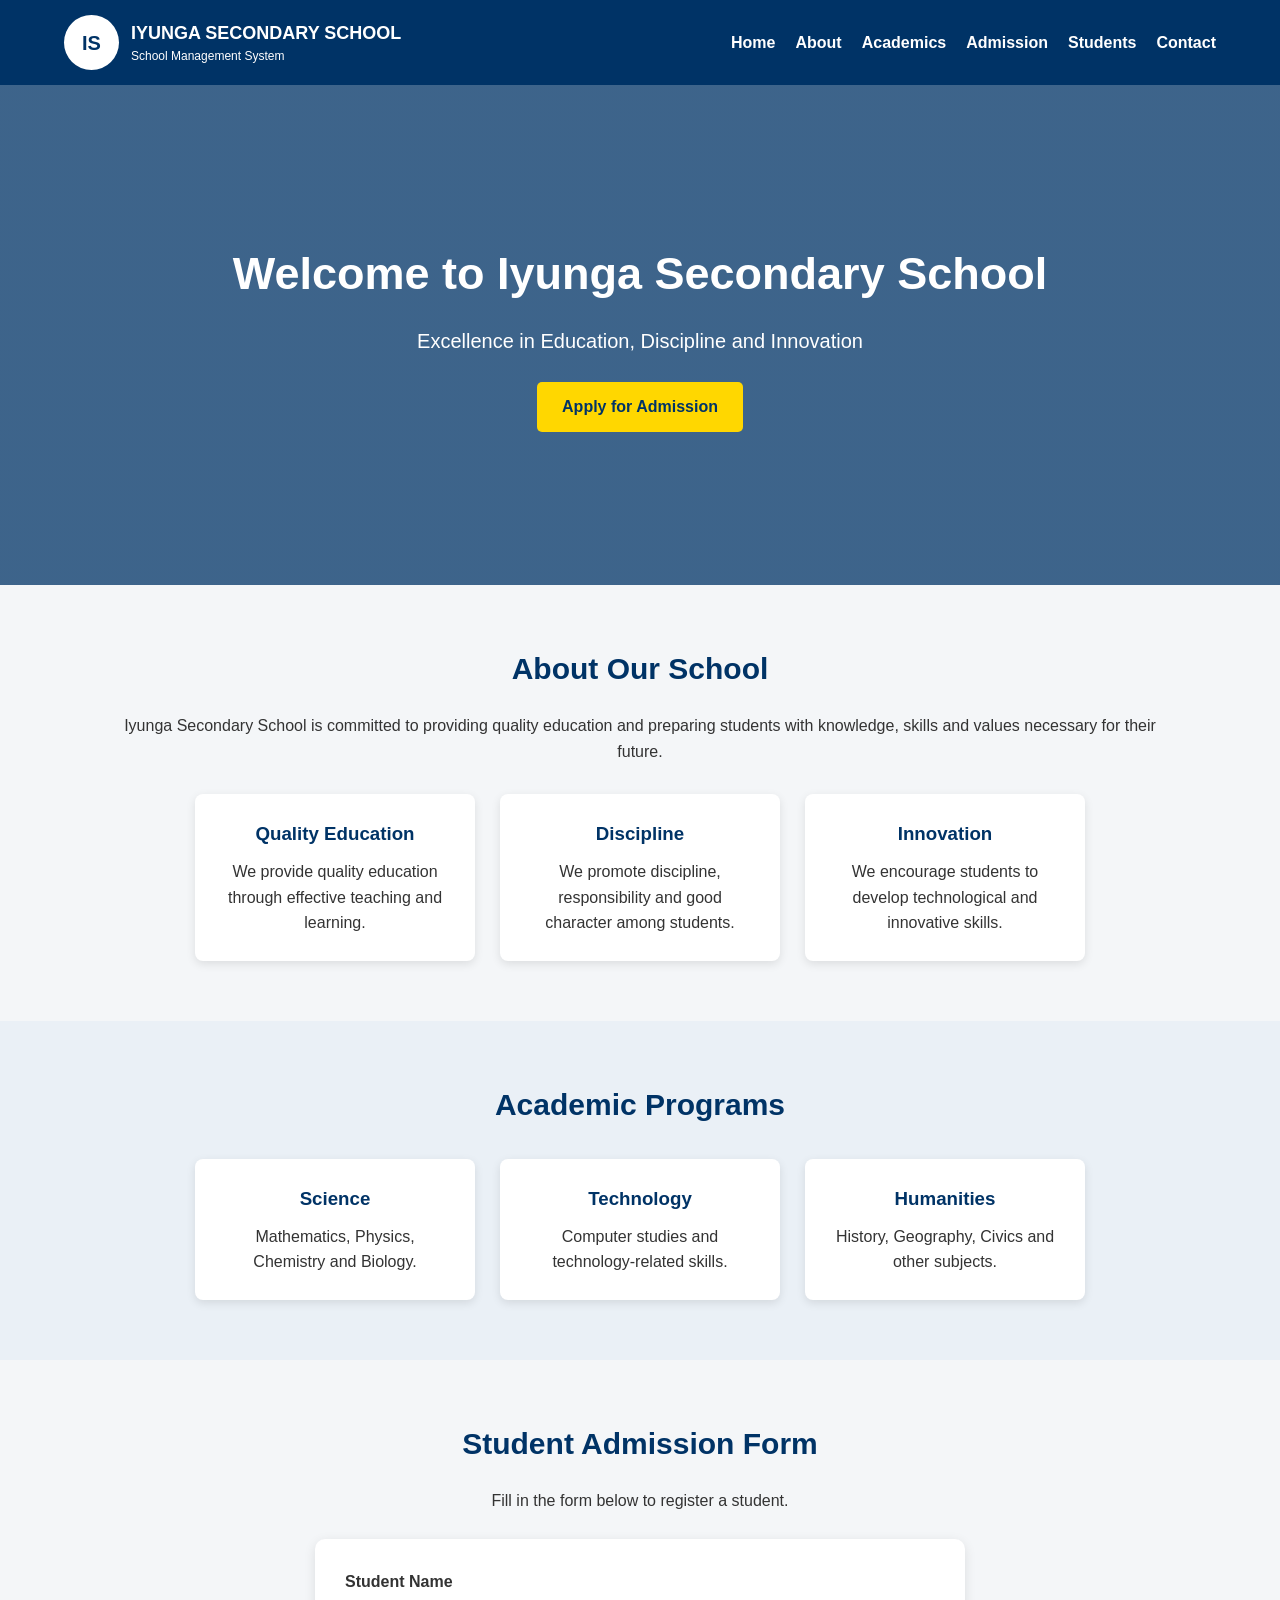
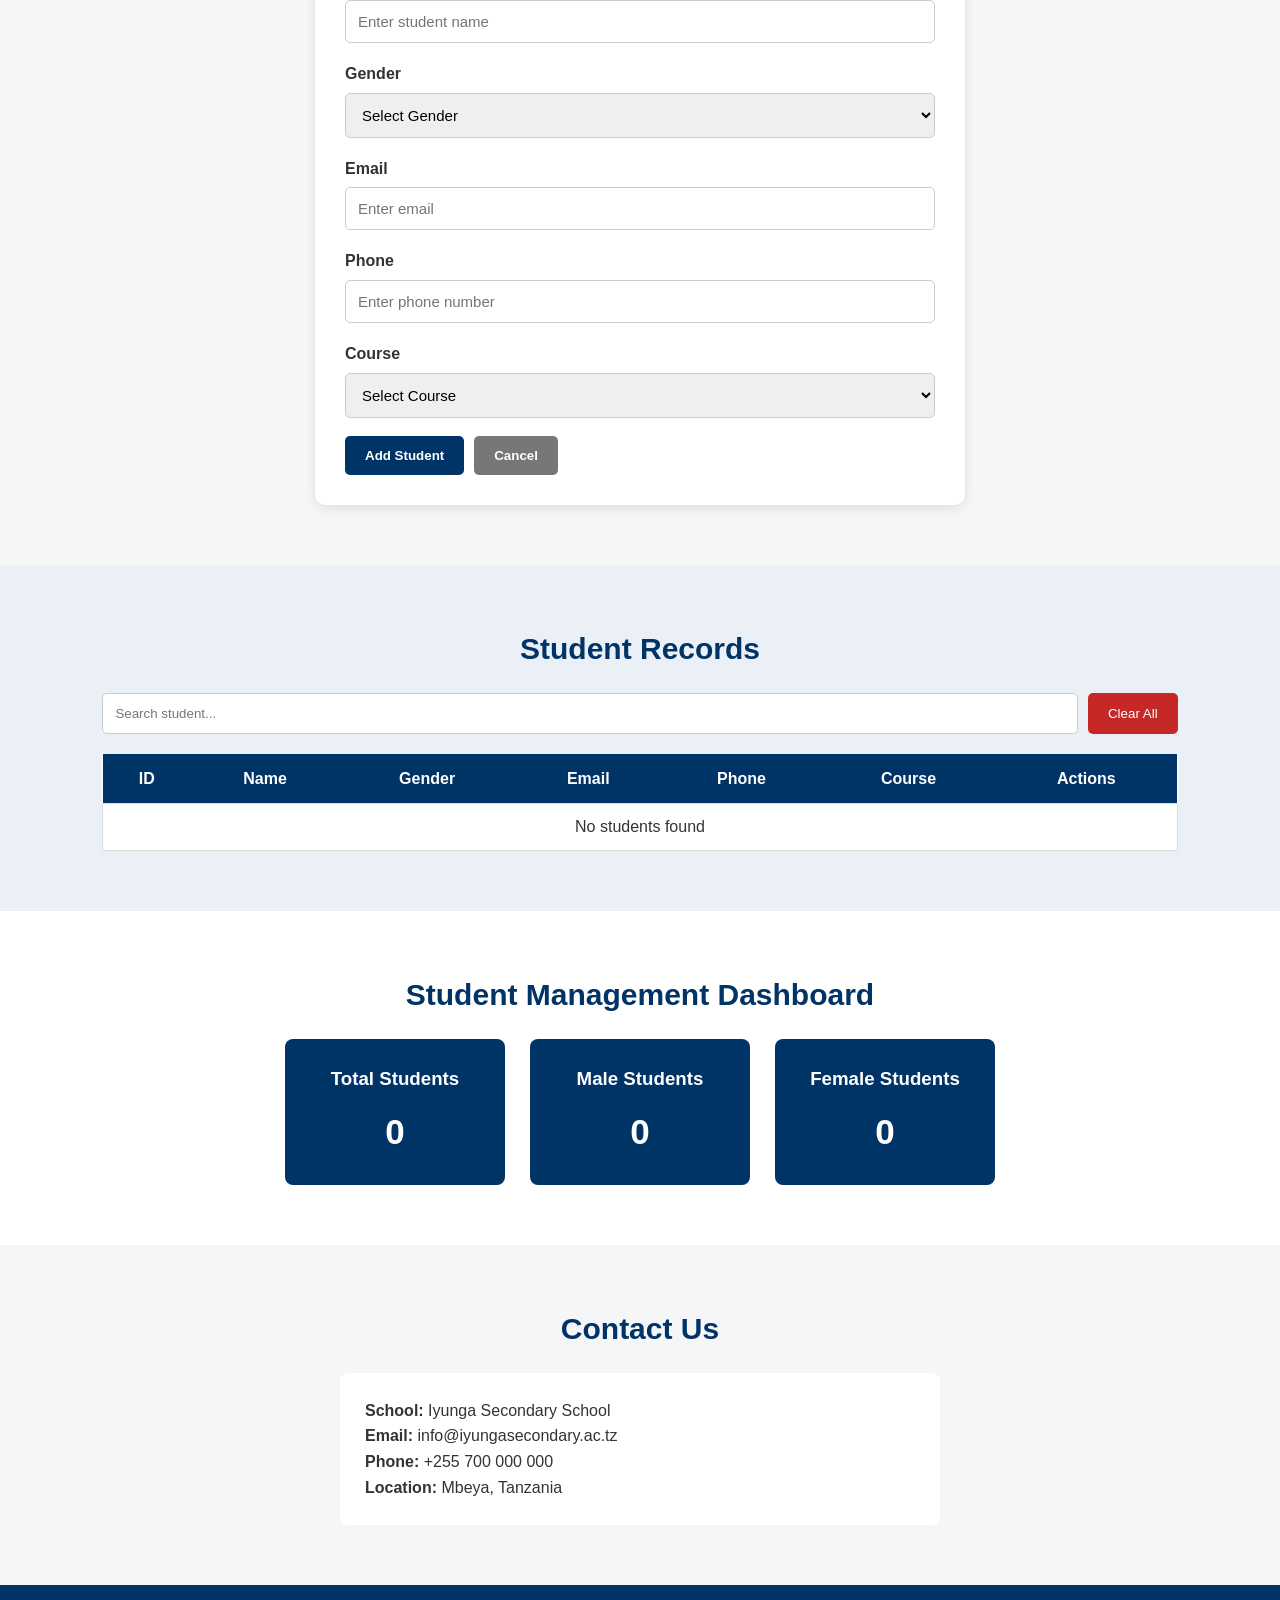
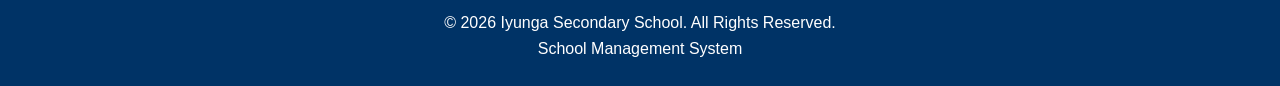
<file: index.html>
<!DOCTYPE html>
<html lang="en">
<head>
    <meta charset="UTF-8">
    <meta name="viewport" content="width=device-width, initial-scale=1.0">

    <title>IYUNGA SECONDARY SCHOOL | Management System</title>

    <link rel="stylesheet" href="style.css">
</head>

<body>

<!-- ================= NAVIGATION BAR ================= -->

<header>
    <div class="logo-area">
        <div class="school-logo">IS</div>

        <div>
            <h2>IYUNGA SECONDARY SCHOOL</h2>
            <p>School Management System</p>
        </div>
    </div>

    <nav>
        <a href="#home">Home</a>
        <a href="#about">About</a>
        <a href="#academics">Academics</a>
        <a href="#admission">Admission</a>
        <a href="#students">Students</a>
        <a href="#contact">Contact</a>
    </nav>
</header>


<!-- ================= HERO SECTION ================= -->

<section id="home" class="hero">

    <div class="hero-content">

        <h1>Welcome to Iyunga Secondary School</h1>

        <p>
            Excellence in Education, Discipline and Innovation
        </p>

        <a href="#admission" class="btn">
            Apply for Admission
        </a>

    </div>

</section>


<!-- ================= ABOUT SECTION ================= -->

<section id="about" class="section">

    <h2>About Our School</h2>

    <p>
        Iyunga Secondary School is committed to providing quality
        education and preparing students with knowledge, skills and
        values necessary for their future.
    </p>

    <div class="cards">

        <div class="card">
            <h3>Quality Education</h3>
            <p>
                We provide quality education through effective
                teaching and learning.
            </p>
        </div>

        <div class="card">
            <h3>Discipline</h3>
            <p>
                We promote discipline, responsibility and good
                character among students.
            </p>
        </div>

        <div class="card">
            <h3>Innovation</h3>
            <p>
                We encourage students to develop technological
                and innovative skills.
            </p>
        </div>

    </div>

</section>


<!-- ================= ACADEMICS SECTION ================= -->

<section id="academics" class="section light">

    <h2>Academic Programs</h2>

    <div class="cards">

        <div class="card">
            <h3>Science</h3>
            <p>
                Mathematics, Physics, Chemistry and Biology.
            </p>
        </div>

        <div class="card">
            <h3>Technology</h3>
            <p>
                Computer studies and technology-related skills.
            </p>
        </div>

        <div class="card">
            <h3>Humanities</h3>
            <p>
                History, Geography, Civics and other subjects.
            </p>
        </div>

    </div>

</section>


<!-- ================= ADMISSION FORM ================= -->

<section id="admission" class="section">

    <h2>Student Admission Form</h2>

    <p class="section-description">
        Fill in the form below to register a student.
    </p>

    <form id="studentForm">

        <input type="hidden" id="studentId">

        <div class="form-group">

            <label>Student Name</label>

            <input
                type="text"
                id="name"
                placeholder="Enter student name"
                required
            >

        </div>


        <div class="form-group">

            <label>Gender</label>

            <select id="gender" required>

                <option value="">Select Gender</option>

                <option value="Male">Male</option>

                <option value="Female">Female</option>

            </select>

        </div>


        <div class="form-group">

            <label>Email</label>

            <input
                type="email"
                id="email"
                placeholder="Enter email"
                required
            >

        </div>


        <div class="form-group">

            <label>Phone</label>

            <input
                type="tel"
                id="phone"
                placeholder="Enter phone number"
                required
            >

        </div>


        <div class="form-group">

            <label>Course</label>

            <select id="course" required>

                <option value="">Select Course</option>

                <option value="Computer Science">
                    Computer Science
                </option>

                <option value="Science">
                    Science
                </option>

                <option value="Humanities">
                    Humanities
                </option>

                <option value="Business">
                    Business
                </option>

            </select>

        </div>


        <div class="form-buttons">

            <button type="submit" id="submitBtn">
                Add Student
            </button>

            <button
                type="button"
                class="cancel-btn"
                id="cancelBtn"
                onclick="cancelEdit()"
            >
                Cancel
            </button>

        </div>

    </form>

</section>


<!-- ================= STUDENT RECORDS ================= -->

<section id="students" class="section light">

    <h2>Student Records</h2>

    <div class="student-controls">

        <input
            type="text"
            id="searchInput"
            placeholder="Search student..."
            onkeyup="searchStudents()"
        >

        <button onclick="clearStudents()">
            Clear All
        </button>

    </div>


    <div class="table-container">

        <table>

            <thead>

                <tr>

                    <th>ID</th>

                    <th>Name</th>

                    <th>Gender</th>

                    <th>Email</th>

                    <th>Phone</th>

                    <th>Course</th>

                    <th>Actions</th>

                </tr>

            </thead>

            <tbody id="studentTableBody">

            </tbody>

        </table>

    </div>

</section>


<!-- ================= MANAGEMENT DASHBOARD ================= -->

<section class="dashboard section">

    <h2>Student Management Dashboard</h2>

    <div class="dashboard-cards">

        <div class="dashboard-card">

            <h3>Total Students</h3>

            <span id="totalStudents">0</span>

        </div>


        <div class="dashboard-card">

            <h3>Male Students</h3>

            <span id="maleStudents">0</span>

        </div>


        <div class="dashboard-card">

            <h3>Female Students</h3>

            <span id="femaleStudents">0</span>

        </div>

    </div>

</section>


<!-- ================= CONTACT SECTION ================= -->

<section id="contact" class="section">

    <h2>Contact Us</h2>

    <div class="contact-info">

        <p><strong>School:</strong> Iyunga Secondary School</p>

        <p><strong>Email:</strong> info@iyungasecondary.ac.tz</p>

        <p><strong>Phone:</strong> +255 700 000 000</p>

        <p><strong>Location:</strong> Mbeya, Tanzania</p>

    </div>

</section>


<!-- ================= FOOTER ================= -->

<footer>

    <p>
        &copy; 2026 Iyunga Secondary School.
        All Rights Reserved.
    </p>

    <p>
        School Management System
    </p>

</footer>


<script src="script.js"></script>

</body>
</html>
</file>
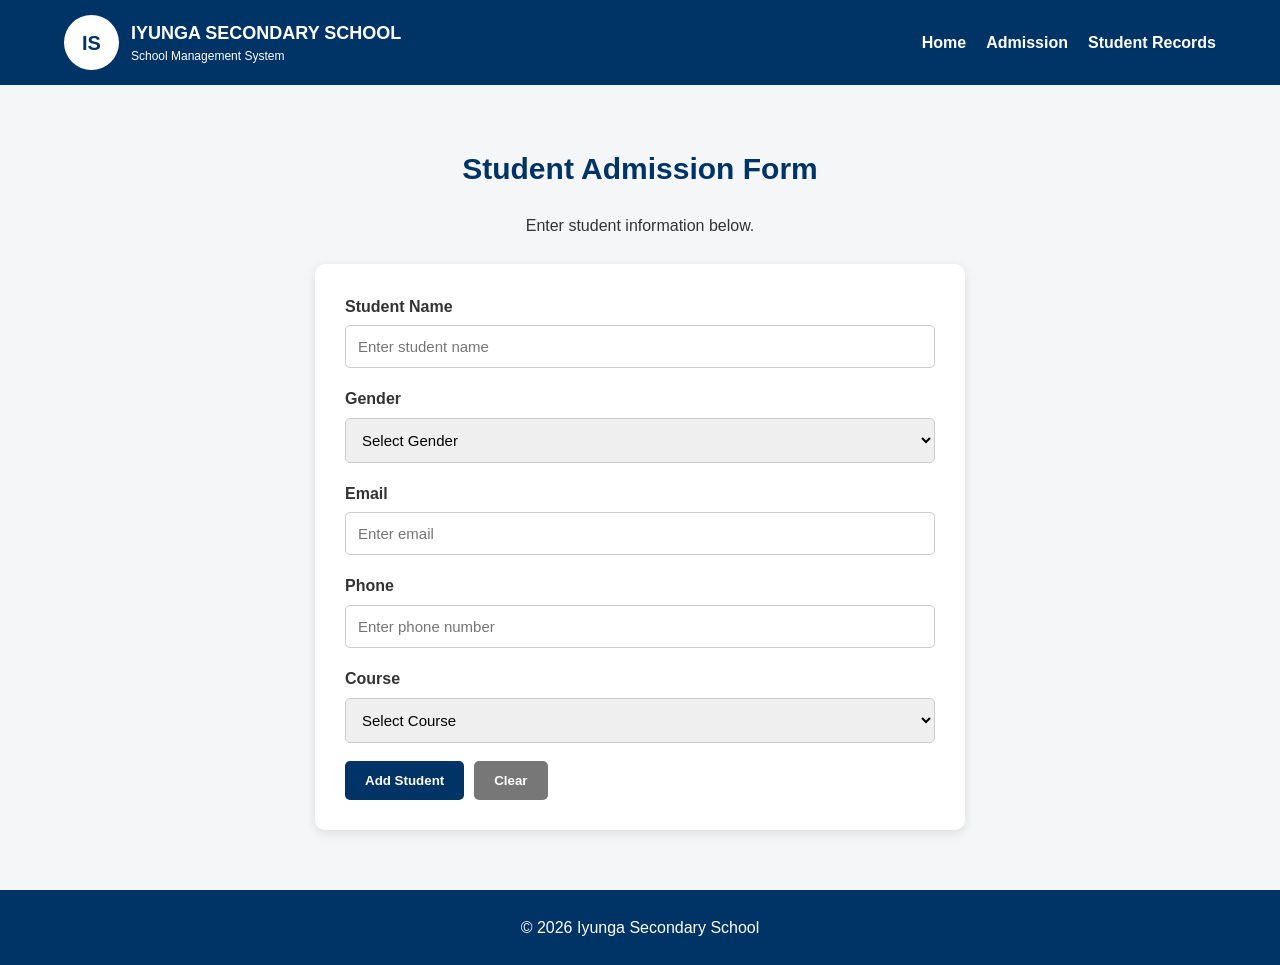
<file: admission.html>
<!DOCTYPE html>
<html lang="en">
<head>
    <meta charset="UTF-8">
    <meta name="viewport" content="width=device-width, initial-scale=1.0">
    <title>Student Admission - Iyunga Secondary School</title>
    <link rel="stylesheet" href="style.css">
</head>

<body>

<header>
    <div class="logo-area">
        <div class="school-logo">IS</div>
        <div>
            <h2>IYUNGA SECONDARY SCHOOL</h2>
            <p>School Management System</p>
        </div>
    </div>

    <nav>
        <a href="index.html">Home</a>
        <a href="admission.html">Admission</a>
        <a href="students.html">Student Records</a>
    </nav>
</header>

<section class="section">

    <h2>Student Admission Form</h2>

    <p class="section-description">
        Enter student information below.
    </p>

    <form id="studentForm">

        <input type="hidden" id="studentId">

        <div class="form-group">
            <label>Student Name</label>
            <input
                type="text"
                id="name"
                placeholder="Enter student name"
                required
            >
        </div>

        <div class="form-group">
            <label>Gender</label>

            <select id="gender" required>
                <option value="">Select Gender</option>
                <option value="Male">Male</option>
                <option value="Female">Female</option>
            </select>
        </div>

        <div class="form-group">
            <label>Email</label>

            <input
                type="email"
                id="email"
                placeholder="Enter email"
                required
            >
        </div>

        <div class="form-group">
            <label>Phone</label>

            <input
                type="tel"
                id="phone"
                placeholder="Enter phone number"
                required
            >
        </div>

        <div class="form-group">
            <label>Course</label>

            <select id="course" required>
                <option value="">Select Course</option>
                <option value="Computer Science">Computer Science</option>
                <option value="Science">Science</option>
                <option value="Humanities">Humanities</option>
                <option value="Business">Business</option>
            </select>
        </div>

        <div class="form-buttons">

            <button type="submit" id="submitBtn">
                Add Student
            </button>

            <button
                type="reset"
                class="cancel-btn"
            >
                Clear
            </button>

        </div>

    </form>

</section>

<footer>
    <p>&copy; 2026 Iyunga Secondary School</p>
</footer>

<script src="script.js"></script>

</body>
</html>
</file>
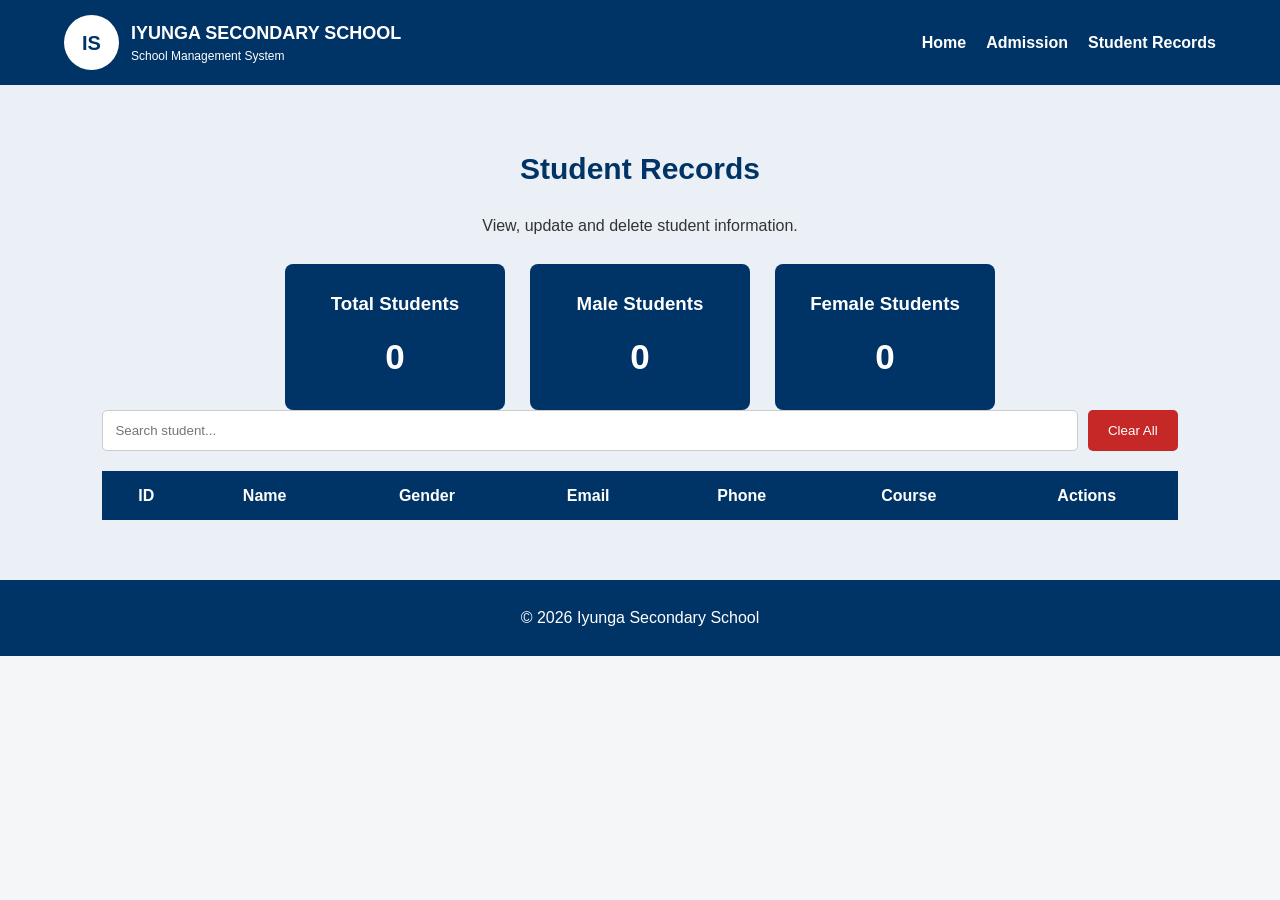
<file: student.html>
<!DOCTYPE html>
<html lang="en">
<head>
    <meta charset="UTF-8">
    <meta name="viewport" content="width=device-width, initial-scale=1.0">

    <title>Student Records - Iyunga Secondary School</title>

    <link rel="stylesheet" href="style.css">
</head>

<body>

<header>

    <div class="logo-area">

        <div class="school-logo">
            IS
        </div>

        <div>
            <h2>IYUNGA SECONDARY SCHOOL</h2>
            <p>School Management System</p>
        </div>

    </div>

    <nav>
        <a href="index.html">Home</a>
        <a href="admission.html">Admission</a>
        <a href="students.html">Student Records</a>
    </nav>

</header>


<section class="section light">

    <h2>Student Records</h2>

    <p class="section-description">
        View, update and delete student information.
    </p>


    <!-- DASHBOARD -->

    <div class="dashboard-cards">

        <div class="dashboard-card">
            <h3>Total Students</h3>
            <span id="totalStudents">0</span>
        </div>

        <div class="dashboard-card">
            <h3>Male Students</h3>
            <span id="maleStudents">0</span>
        </div>

        <div class="dashboard-card">
            <h3>Female Students</h3>
            <span id="femaleStudents">0</span>
        </div>

    </div>


    <!-- SEARCH -->

    <div class="student-controls">

        <input
            type="text"
            id="searchInput"
            placeholder="Search student..."
            onkeyup="searchStudents()"
        >

        <button onclick="clearStudents()">
            Clear All
        </button>

    </div>


    <!-- TABLE -->

    <div class="table-container">

        <table>

            <thead>

                <tr>
                    <th>ID</th>
                    <th>Name</th>
                    <th>Gender</th>
                    <th>Email</th>
                    <th>Phone</th>
                    <th>Course</th>
                    <th>Actions</th>
                </tr>

            </thead>

            <tbody id="studentTableBody">

            </tbody>

        </table>

    </div>

</section>


<footer>

    <p>
        &copy; 2026 Iyunga Secondary School
    </p>

</footer>


<script src="script.js"></script>

</body>
</html>
</file>
<file: style.css>
/* ================= GENERAL ================= */

* {
    margin: 0;
    padding: 0;
    box-sizing: border-box;
}

html {
    scroll-behavior: smooth;
}

body {
    font-family: Arial, sans-serif;
    line-height: 1.6;
    background: #f4f6f8;
    color: #333;
}


/* ================= HEADER ================= */

header {
    background: #003366;
    color: white;
    display: flex;
    justify-content: space-between;
    align-items: center;
    padding: 15px 5%;
    position: sticky;
    top: 0;
    z-index: 1000;
}

.logo-area {
    display: flex;
    align-items: center;
    gap: 12px;
}

.logo-area h2 {
    font-size: 18px;
}

.logo-area p {
    font-size: 12px;
}

.school-logo {
    width: 55px;
    height: 55px;
    border-radius: 50%;
    background: white;
    color: #003366;
    display: flex;
    align-items: center;
    justify-content: center;
    font-weight: bold;
    font-size: 20px;
}


/* ================= NAVIGATION ================= */

nav {
    display: flex;
    gap: 20px;
}

nav a {
    color: white;
    text-decoration: none;
    font-weight: bold;
}

nav a:hover {
    color: #ffd700;
}


/* ================= HERO ================= */

.hero {
    min-height: 500px;

    background:
        linear-gradient(
            rgba(0, 51, 102, 0.75),
            rgba(0, 51, 102, 0.75)
        );

    display: flex;
    align-items: center;
    justify-content: center;

    text-align: center;
    color: white;
}

.hero-content h1 {
    font-size: 45px;
    margin-bottom: 15px;
}

.hero-content p {
    font-size: 20px;
    margin-bottom: 25px;
}

.btn {
    display: inline-block;
    background: #ffd700;
    color: #003366;
    padding: 12px 25px;
    text-decoration: none;
    border-radius: 5px;
    font-weight: bold;
}


/* ================= SECTIONS ================= */

.section {
    padding: 60px 8%;
    text-align: center;
}

.section h2 {
    color: #003366;
    margin-bottom: 20px;
    font-size: 30px;
}

.section-description {
    margin-bottom: 25px;
}

.light {
    background: #eaf0f6;
}


/* ================= CARDS ================= */

.cards {
    display: flex;
    justify-content: center;
    gap: 25px;
    margin-top: 30px;
    flex-wrap: wrap;
}

.card {
    background: white;
    padding: 25px;
    width: 280px;
    border-radius: 8px;
    box-shadow: 0 3px 10px rgba(0,0,0,0.1);
}

.card h3 {
    color: #003366;
    margin-bottom: 10px;
}


/* ================= FORM ================= */

form {
    max-width: 650px;
    margin: auto;
    background: white;
    padding: 30px;
    border-radius: 10px;
    box-shadow: 0 3px 12px rgba(0,0,0,0.1);
    text-align: left;
}

.form-group {
    margin-bottom: 18px;
}

.form-group label {
    display: block;
    font-weight: bold;
    margin-bottom: 6px;
}

.form-group input,
.form-group select {
    width: 100%;
    padding: 12px;
    border: 1px solid #ccc;
    border-radius: 5px;
    font-size: 15px;
}

.form-buttons {
    display: flex;
    gap: 10px;
}

.form-buttons button {
    padding: 12px 20px;
    border: none;
    border-radius: 5px;
    cursor: pointer;
    background: #003366;
    color: white;
    font-weight: bold;
}

.cancel-btn {
    background: #777 !important;
}


/* ================= STUDENT TABLE ================= */

.student-controls {
    display: flex;
    justify-content: space-between;
    margin-bottom: 20px;
    gap: 10px;
}

.student-controls input {
    flex: 1;
    padding: 12px;
    border: 1px solid #ccc;
    border-radius: 5px;
}

.student-controls button {
    background: #c62828;
    color: white;
    border: none;
    padding: 12px 20px;
    border-radius: 5px;
    cursor: pointer;
}

.table-container {
    overflow-x: auto;
}

table {
    width: 100%;
    border-collapse: collapse;
    background: white;
}

table th {
    background: #003366;
    color: white;
    padding: 12px;
}

table td {
    padding: 10px;
    border: 1px solid #ddd;
}

table tr:hover {
    background: #f1f1f1;
}


/* ================= ACTION BUTTONS ================= */

.edit-btn,
.delete-btn {
    border: none;
    padding: 7px 10px;
    border-radius: 4px;
    cursor: pointer;
    color: white;
}

.edit-btn {
    background: #f0ad00;
}

.delete-btn {
    background: #d32f2f;
}


/* ================= DASHBOARD ================= */

.dashboard {
    background: white;
}

.dashboard-cards {
    display: flex;
    justify-content: center;
    gap: 25px;
    flex-wrap: wrap;
}

.dashboard-card {
    width: 220px;
    padding: 25px;
    background: #003366;
    color: white;
    border-radius: 8px;
}

.dashboard-card h3 {
    margin-bottom: 10px;
}

.dashboard-card span {
    font-size: 35px;
    font-weight: bold;
}


/* ================= CONTACT ================= */

.contact-info {
    background: white;
    max-width: 600px;
    margin: auto;
    padding: 25px;
    border-radius: 8px;
    text-align: left;
}


/* ================= FOOTER ================= */

footer {
    background: #003366;
    color: white;
    text-align: center;
    padding: 25px;
}


/* ================= RESPONSIVE ================= */

@media (max-width: 800px) {

    header {
        flex-direction: column;
        gap: 15px;
    }

    nav {
        flex-wrap: wrap;
        justify-content: center;
    }

    .hero-content h1 {
        font-size: 32px;
    }

    .student-controls {
        flex-direction: column;
    }

    .form-buttons {
        flex-direction: column;
    }

}
</file>
